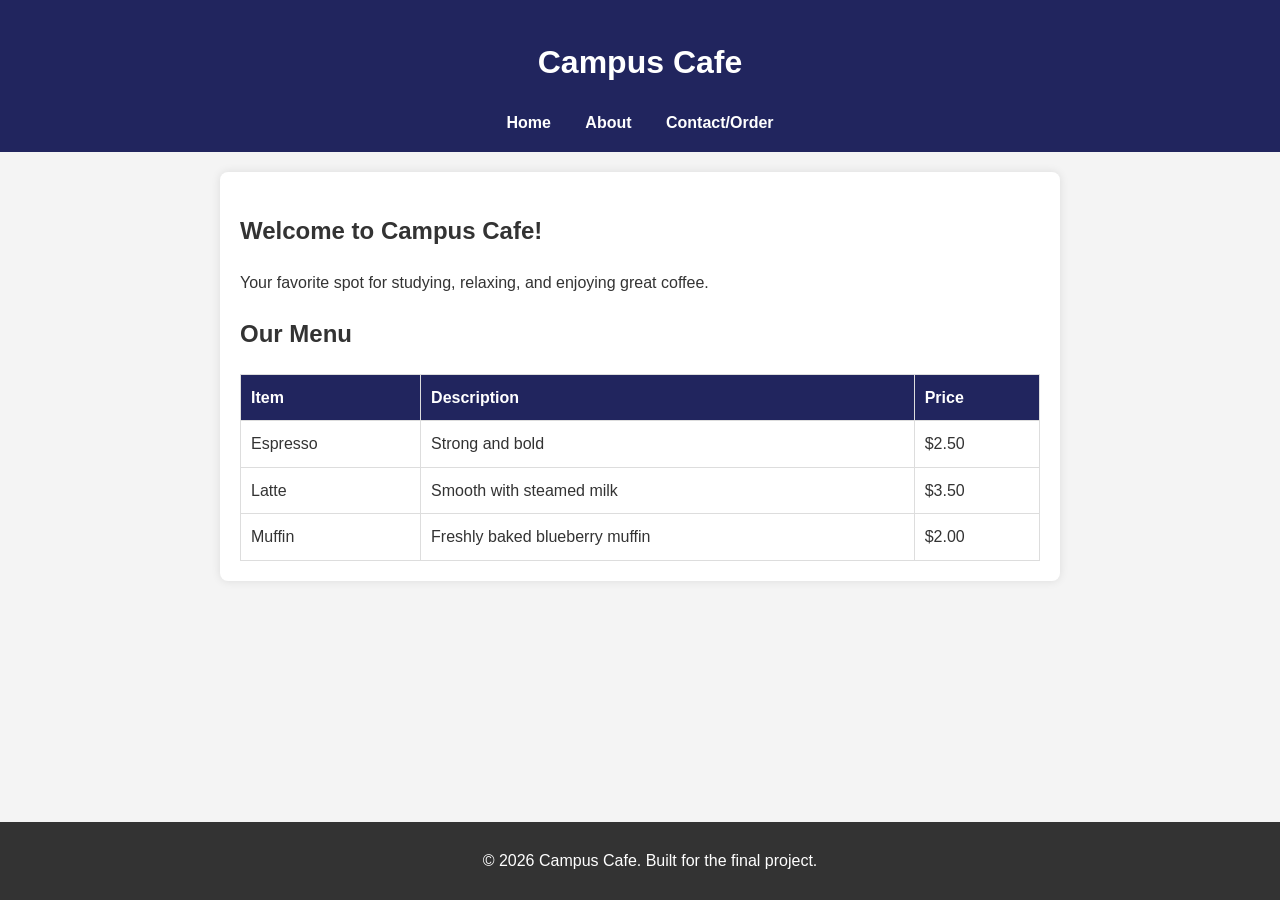
<file: Assignment(1)/index.html>
<!DOCTYPE html>
<html lang="en">
<head>
    <meta charset="UTF-8">
    <meta name="viewport" content="width=device-width, initial-scale=1.0">
    <title>Campus Cafe - Home</title>
    <link rel="stylesheet" href="css/style.css">
</head>
<body>
    <header>
        <h1>Campus Cafe</h1>
        <nav>
            <ul>
                <li><a href="index.html">Home</a></li>
                <li><a href="about.html">About</a></li>
                <li><a href="contact.html">Contact/Order</a></li>
            </ul>
        </nav>
    </header>

    <main>
        <section>
            <h2>Welcome to Campus Cafe!</h2>
            <p>Your favorite spot for studying, relaxing, and enjoying great coffee.</p>
        </section>

        <section>
            <h2>Our Menu</h2>
            <table>
                <thead>
                    <tr>
                        <th>Item</th>
                        <th>Description</th>
                        <th>Price</th>
                    </tr>
                </thead>
                <tbody>
                    <tr>
                        <td>Espresso</td>
                        <td>Strong and bold</td>
                        <td>$2.50</td>
                    </tr>
                    <tr>
                        <td>Latte</td>
                        <td>Smooth with steamed milk</td>
                        <td>$3.50</td>
                    </tr>
                    <tr>
                        <td>Muffin</td>
                        <td>Freshly baked blueberry muffin</td>
                        <td>$2.00</td>
                    </tr>
                </tbody>
            </table>
        </section>
    </main>

    <footer>
        <p>&copy; 2026 Campus Cafe. Built for the final project.</p>
    </footer>
</body>
</html>
</file>
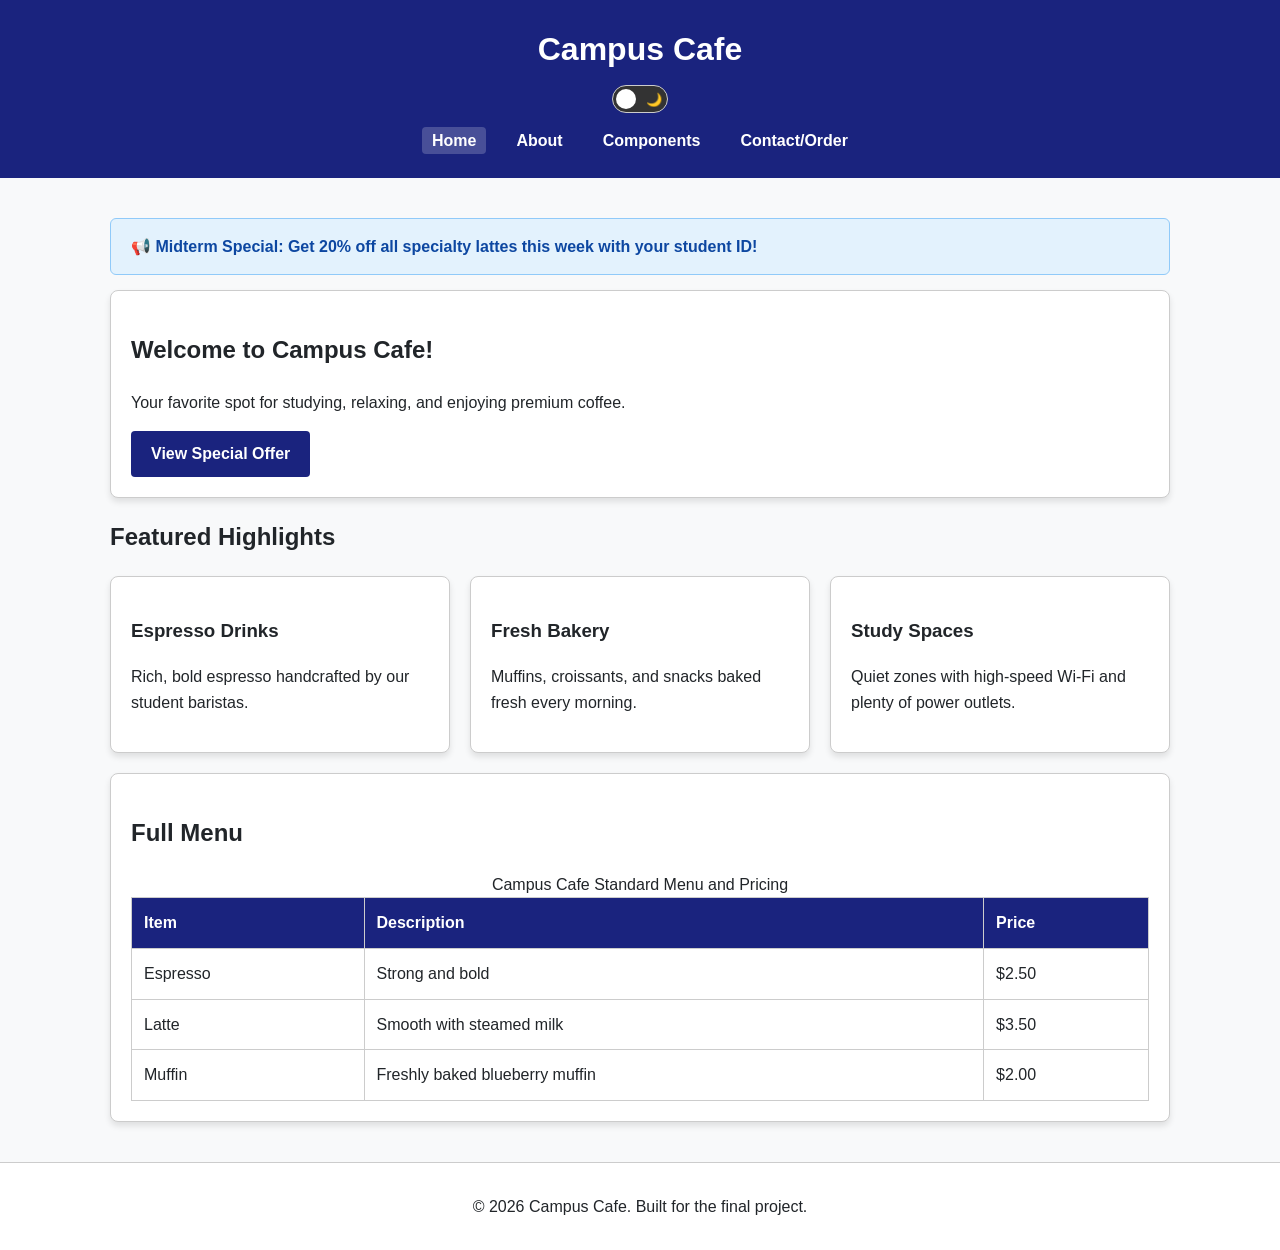
<file: Assignment(2)/index.html>
<!DOCTYPE html>
<html lang="en">
<head>
    <meta charset="UTF-8">
    <meta name="viewport" content="width=device-width, initial-scale=1.0">
    <meta name="description" content="Campus Cafe home page featuring coffee menu, student discounts, and announcements.">
    <title>Campus Cafe - Home</title>
    <link rel="stylesheet" href="css/style.css">
</head>
<body>
    <header>
        <h1>Campus Cafe</h1>
        
        <div class="theme-switch-wrapper">
            <input type="checkbox" id="theme-toggle" class="theme-toggle-input">
            <label for="theme-toggle" class="theme-toggle-label" aria-label="Toggle dark mode">
                <span class="icon-sun">☀️</span>
                <span class="icon-moon">🌙</span>
                <span class="toggle-ball"></span>
            </label>
        </div>

        <nav aria-label="Main Navigation">
            <ul>
                <li><a href="index.html" aria-current="page">Home</a></li>
                <li><a href="about.html">About</a></li>
                <li><a href="components.html">Components</a></li>
                <li><a href="contact.html">Contact/Order</a></li>
            </ul>
        </nav>
    </header>

    <main>
        <div class="alert" role="region" aria-label="Notice">
            📢 Midterm Special: Get 20% off all specialty lattes this week with your student ID!
        </div>

        <section class="card" style="margin-bottom: 20px;">
            <h2>Welcome to Campus Cafe!</h2>
            <p>Your favorite spot for studying, relaxing, and enjoying premium coffee.</p>
            <a href="#promo-modal" class="btn">View Special Offer</a>
        </section>

        <section aria-labelledby="menu-heading">
            <h2 id="menu-heading">Featured Highlights</h2>
            <div class="grid-container">
                <article class="card">
                    <h3>Espresso Drinks</h3>
                    <p>Rich, bold espresso handcrafted by our student baristas.</p>
                </article>
                <article class="card">
                    <h3>Fresh Bakery</h3>
                    <p>Muffins, croissants, and snacks baked fresh every morning.</p>
                </article>
                <article class="card">
                    <h3>Study Spaces</h3>
                    <p>Quiet zones with high-speed Wi-Fi and plenty of power outlets.</p>
                </article>
            </div>
        </section>

        <section class="card" style="margin-top: 20px;">
            <h2>Full Menu</h2>
            <table>
                <caption>Campus Cafe Standard Menu and Pricing</caption>
                <thead>
                    <tr>
                        <th scope="col">Item</th>
                        <th scope="col">Description</th>
                        <th scope="col">Price</th>
                    </tr>
                </thead>
                <tbody>
                    <tr>
                        <td>Espresso</td>
                        <td>Strong and bold</td>
                        <td>$2.50</td>
                    </tr>
                    <tr>
                        <td>Latte</td>
                        <td>Smooth with steamed milk</td>
                        <td>$3.50</td>
                    </tr>
                    <tr>
                        <td>Muffin</td>
                        <td>Freshly baked blueberry muffin</td>
                        <td>$2.00</td>
                    </tr>
                </tbody>
            </table>
        </section>

        <div id="promo-modal" class="modal-overlay" aria-labelledby="modal-title" role="dialog" aria-modal="true">
            <div class="modal-content">
                <a href="#" class="modal-close" aria-label="Close modal">&times;</a>
                <h3 id="modal-title">Special Student Promotion</h3>
                <p>Show your current student ID at checkout to receive 10% off any order over $5.00!</p>
                <a href="#" class="btn" style="margin-top: 10px;">Got It</a>
            </div>
        </div>
    </main>

    <footer>
        <p>&copy; 2026 Campus Cafe. Built for the final project.</p>
    </footer>
</body>
</html>
</file>
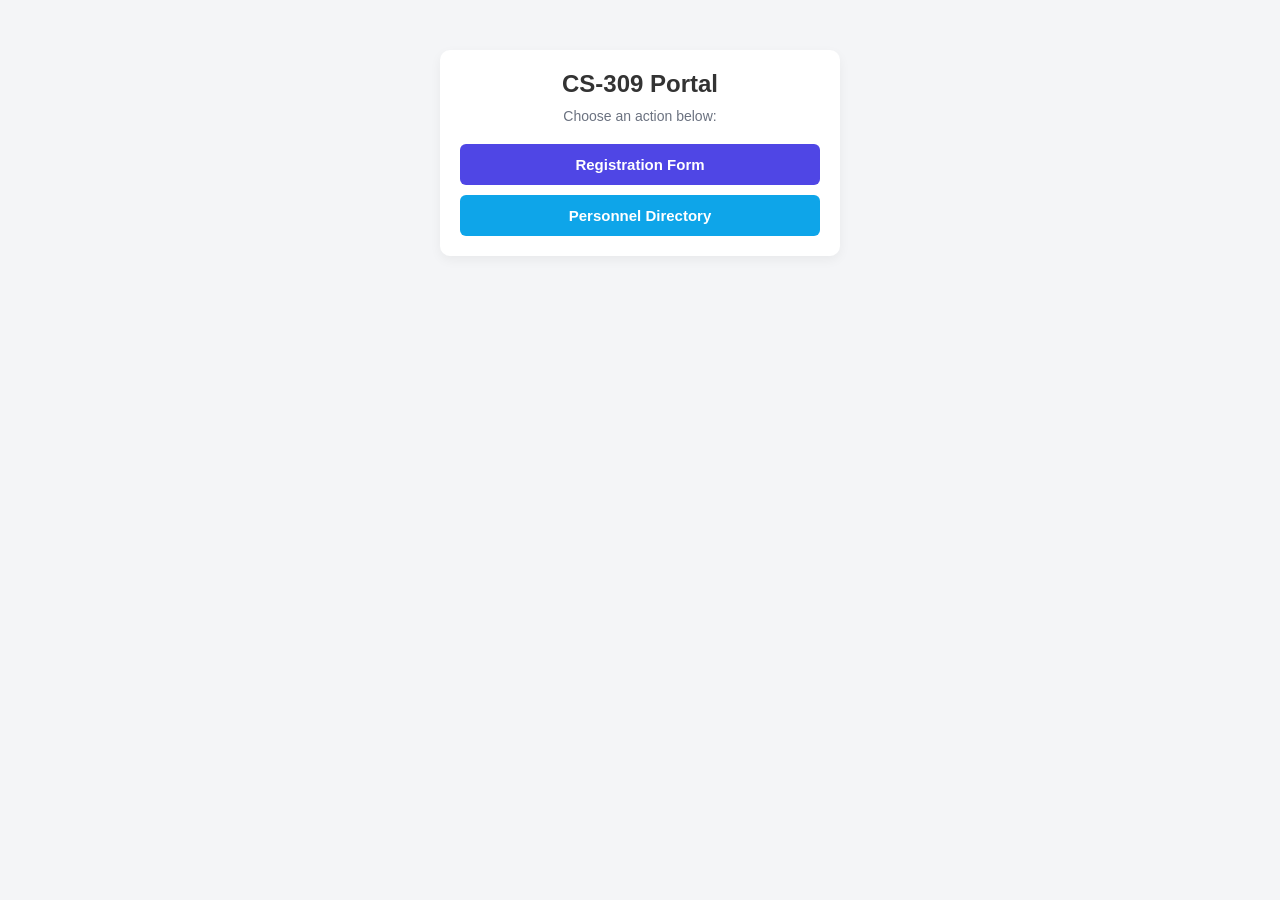
<file: Assignment(3)/index.html>
<!DOCTYPE html>
<html lang="en">
<head>
    <meta charset="UTF-8">
    <meta name="viewport" content="width=device-width, initial-scale=1.0">
    <title>CS-309 Assignment Portal</title>
    <link rel="stylesheet" href="css/style.css">
    <style>
        .portal-container {
            text-align: center;
            max-width: 400px;
            margin: 40px auto;
        }
        .portal-container h1 {
            margin-bottom: 10px;
            font-size: 24px;
        }
        .portal-container p {
            color: #6b7280;
            margin-bottom: 20px;
            font-size: 14px;
        }
        .link-group {
            display: flex;
            flex-direction: column;
            gap: 10px;
        }
        .portal-btn {
            display: block;
            padding: 12px;
            background-color: #4f46e5;
            color: white;
            text-decoration: none;
            border-radius: 6px;
            font-size: 15px;
            font-weight: 600;
        }
        .portal-btn.secondary {
            background-color: #0ea5e9;
        }
    </style>
</head>
<body>

<div class="wrapper portal-container">
    <h1>CS-309 Portal</h1>
    <p>Choose an action below:</p>
    
    <div class="link-group">
        <a href="validation.html" class="portal-btn">Registration Form</a>
        <a href="data.html" class="portal-btn secondary">Personnel Directory</a>
    </div>
</div>

</body>
</html>
</file>
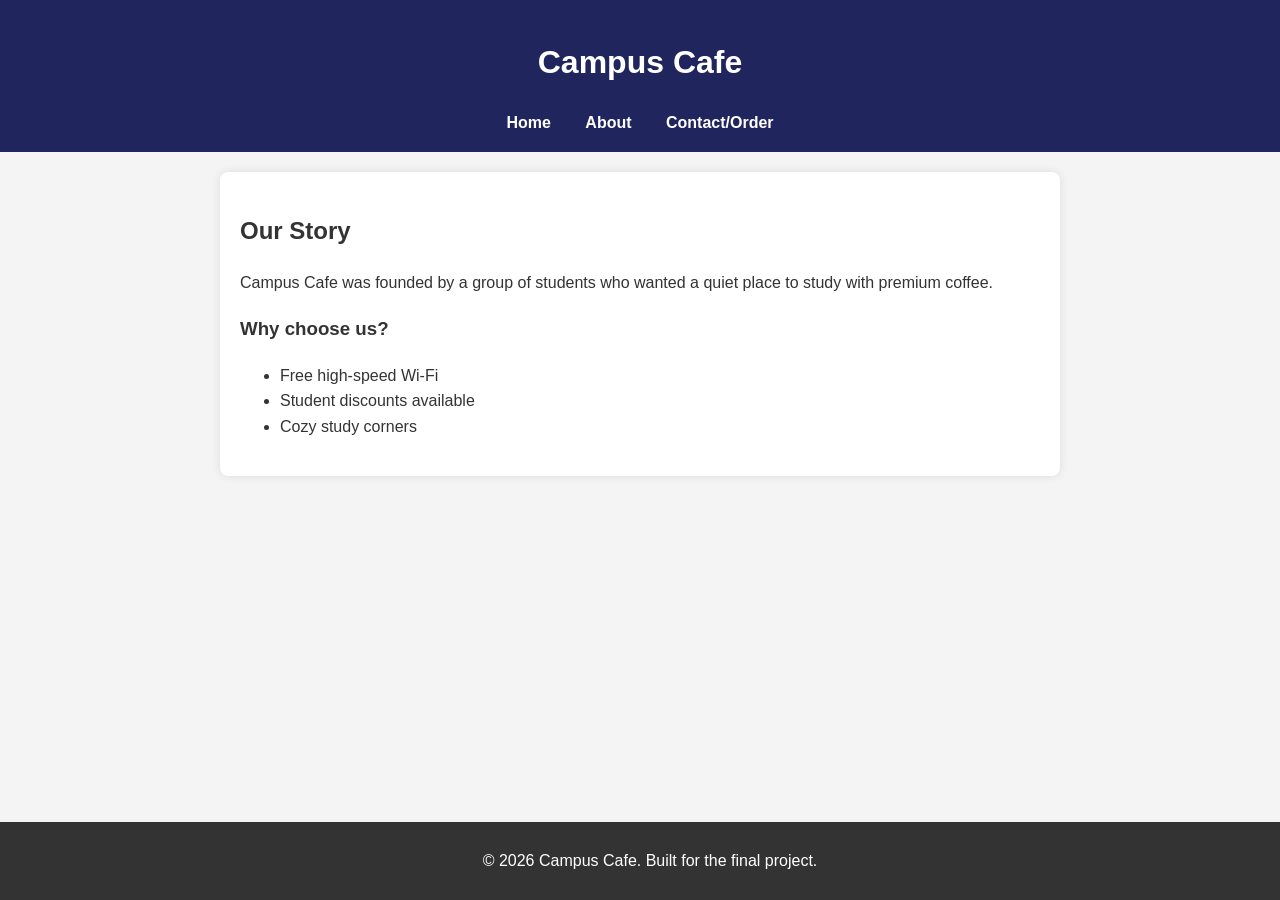
<file: Assignment(1)/about.html>
<!DOCTYPE html>
<html lang="en">
<head>
    <meta charset="UTF-8">
    <meta name="viewport" content="width=device-width, initial-scale=1.0">
    <title>Campus Cafe - About</title>
    <link rel="stylesheet" href="css/style.css">
</head>
<body>
    <header>
        <h1>Campus Cafe</h1>
        <nav>
            <ul>
                <li><a href="index.html">Home</a></li>
                <li><a href="about.html">About</a></li>
                <li><a href="contact.html">Contact/Order</a></li>
            </ul>
        </nav>
    </header>

    <main>
        <article>
            <h2>Our Story</h2>
            <p>Campus Cafe was founded by a group of students who wanted a quiet place to study with premium coffee.</p>
            
            <h3>Why choose us?</h3>
            <ul>
                <li>Free high-speed Wi-Fi</li>
                <li>Student discounts available</li>
                <li>Cozy study corners</li>
            </ul>
        </article>
    </main>

    <footer>
        <p>&copy; 2026 Campus Cafe. Built for the final project.</p>
    </footer>
</body>
</html>
</file>
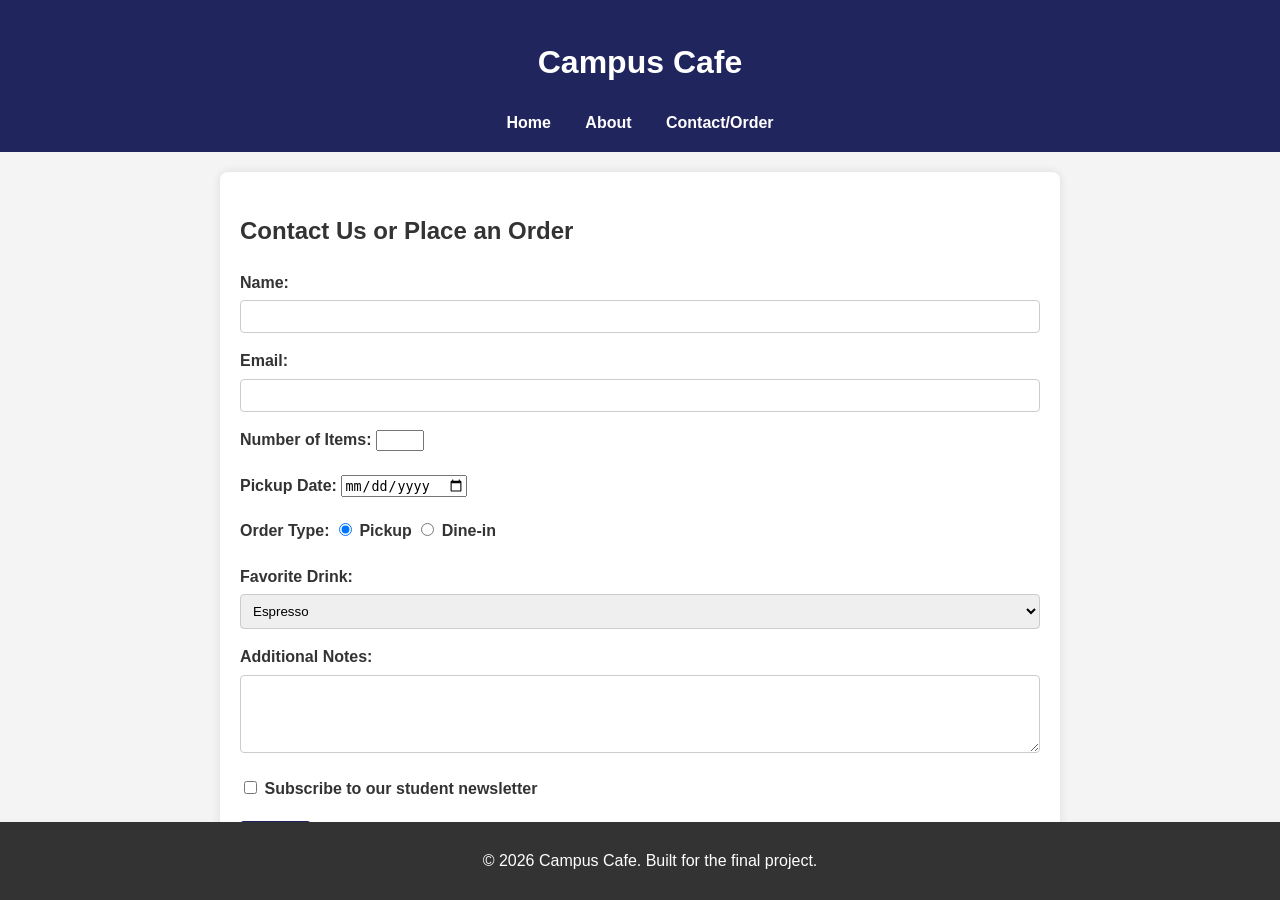
<file: Assignment(1)/contact.html>
<!DOCTYPE html>
<html lang="en">
<head>
    <meta charset="UTF-8">
    <meta name="viewport" content="width=device-width, initial-scale=1.0">
    <title>Campus Cafe - Contact</title>
    <link rel="stylesheet" href="css/style.css"> 
</head>
<body>
    <header>
        <h1>Campus Cafe</h1>
        <nav>
            <ul>
                <li><a href="index.html">Home</a></li>
                <li><a href="about.html">About</a></li>
                <li><a href="contact.html">Contact/Order</a></li>
            </ul>
        </nav>
    </header>

    <main>
        <section>
            <h2>Contact Us or Place an Order</h2>
            <form action="#" method="POST">

                <div>
                    <label for="name">Name:</label>
                    <input type="text" id="name" name="name" required>
                </div>

                <div>
                    <label for="email">Email:</label>
                    <input type="email" id="email" name="email" required>
                </div>

                <div>
                    <label for="quantity">Number of Items:</label>
                    <input type="number" id="quantity" name="quantity" min="1" max="20">
                </div>


                <div>
                    <label for="pickup_date">Pickup Date:</label>
                    <input type="date" id="pickup_date" name="pickup_date">
                </div>
                
                <div>
                    <label>Order Type:</label>
                    <input type="radio" id="pickup" name="orderType" value="pickup" checked>
                    <label for="pickup">Pickup</label>
                    <input type="radio" id="dinein" name="orderType" value="dinein">
                    <label for="dinein">Dine-in</label>
                </div>

                <div>
                    <label for="drink">Favorite Drink:</label>
                    <select id="drink" name="drink">
                        <option value="espresso">Espresso</option>
                        <option value="latte">Latte</option>
                        <option value="tea">Tea</option>
                    </select>
                </div>

                <div>
                    <label for="message">Additional Notes:</label><br>
                    <textarea id="message" name="message" rows="4" cols="30"></textarea>
                </div>

                <div>
                    <input type="checkbox" id="newsletter" name="newsletter">
                    <label for="newsletter">Subscribe to our student newsletter</label>
                </div>

                <button type="submit">Submit</button>
            </form>
        </section>
    </main>

    <footer>
        <p>&copy; 2026 Campus Cafe. Built for the final project.</p>
    </footer>
</body>
</html>
</file>
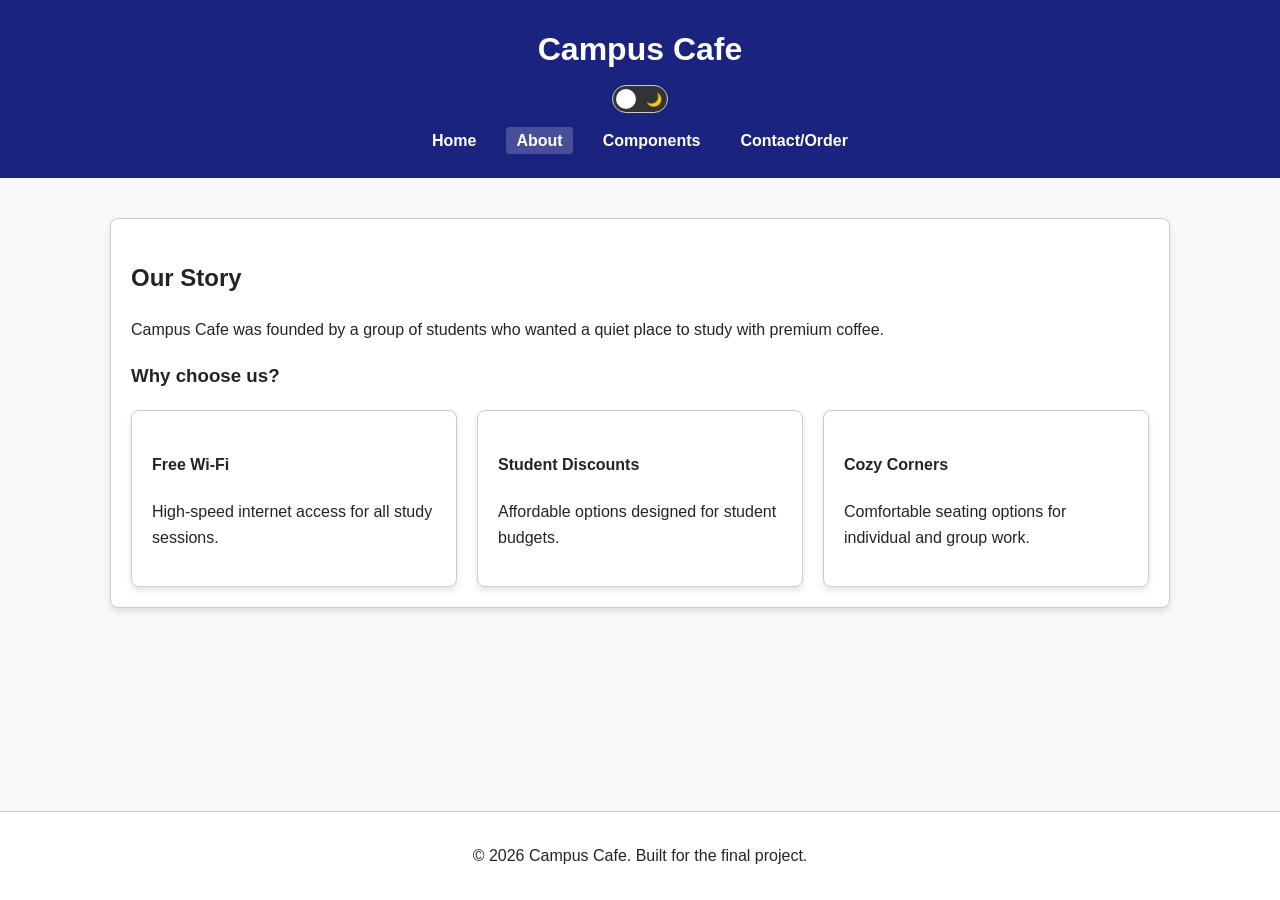
<file: Assignment(2)/about.html>
<!DOCTYPE html>
<html lang="en">
<head>
    <meta charset="UTF-8">
    <meta name="viewport" content="width=device-width, initial-scale=1.0">
    <meta name="description" content="Learn about Campus Cafe's story and amenities.">
    <title>Campus Cafe - About</title>
    <link rel="stylesheet" href="css/style.css">
</head>
<body>
    <header>
        <h1>Campus Cafe</h1>
        
        <div class="theme-switch-wrapper">
            <input type="checkbox" id="theme-toggle" class="theme-toggle-input">
            <label for="theme-toggle" class="theme-toggle-label" aria-label="Toggle dark mode">
                <span class="icon-sun">☀️</span>
                <span class="icon-moon">🌙</span>
                <span class="toggle-ball"></span>
            </label>
        </div>

        <nav aria-label="Main Navigation">
            <ul>
                <li><a href="index.html">Home</a></li>
                <li><a href="about.html" aria-current="page">About</a></li>
                <li><a href="components.html">Components</a></li>
                <li><a href="contact.html">Contact/Order</a></li>
            </ul>
        </nav>
    </header>

    <main>
        <article class="card">
            <h2>Our Story</h2>
            <p>Campus Cafe was founded by a group of students who wanted a quiet place to study with premium coffee.</p>
            
            <h3>Why choose us?</h3>
            <div class="grid-container">
                <div class="card">
                    <h4>Free Wi-Fi</h4>
                    <p>High-speed internet access for all study sessions.</p>
                </div>
                <div class="card">
                    <h4>Student Discounts</h4>
                    <p>Affordable options designed for student budgets.</p>
                </div>
                <div class="card">
                    <h4>Cozy Corners</h4>
                    <p>Comfortable seating options for individual and group work.</p>
                </div>
            </div>
        </article>
    </main>

    <footer>
        <p>&copy; 2026 Campus Cafe. Built for the final project.</p>
    </footer>
</body>
</html>
</file>
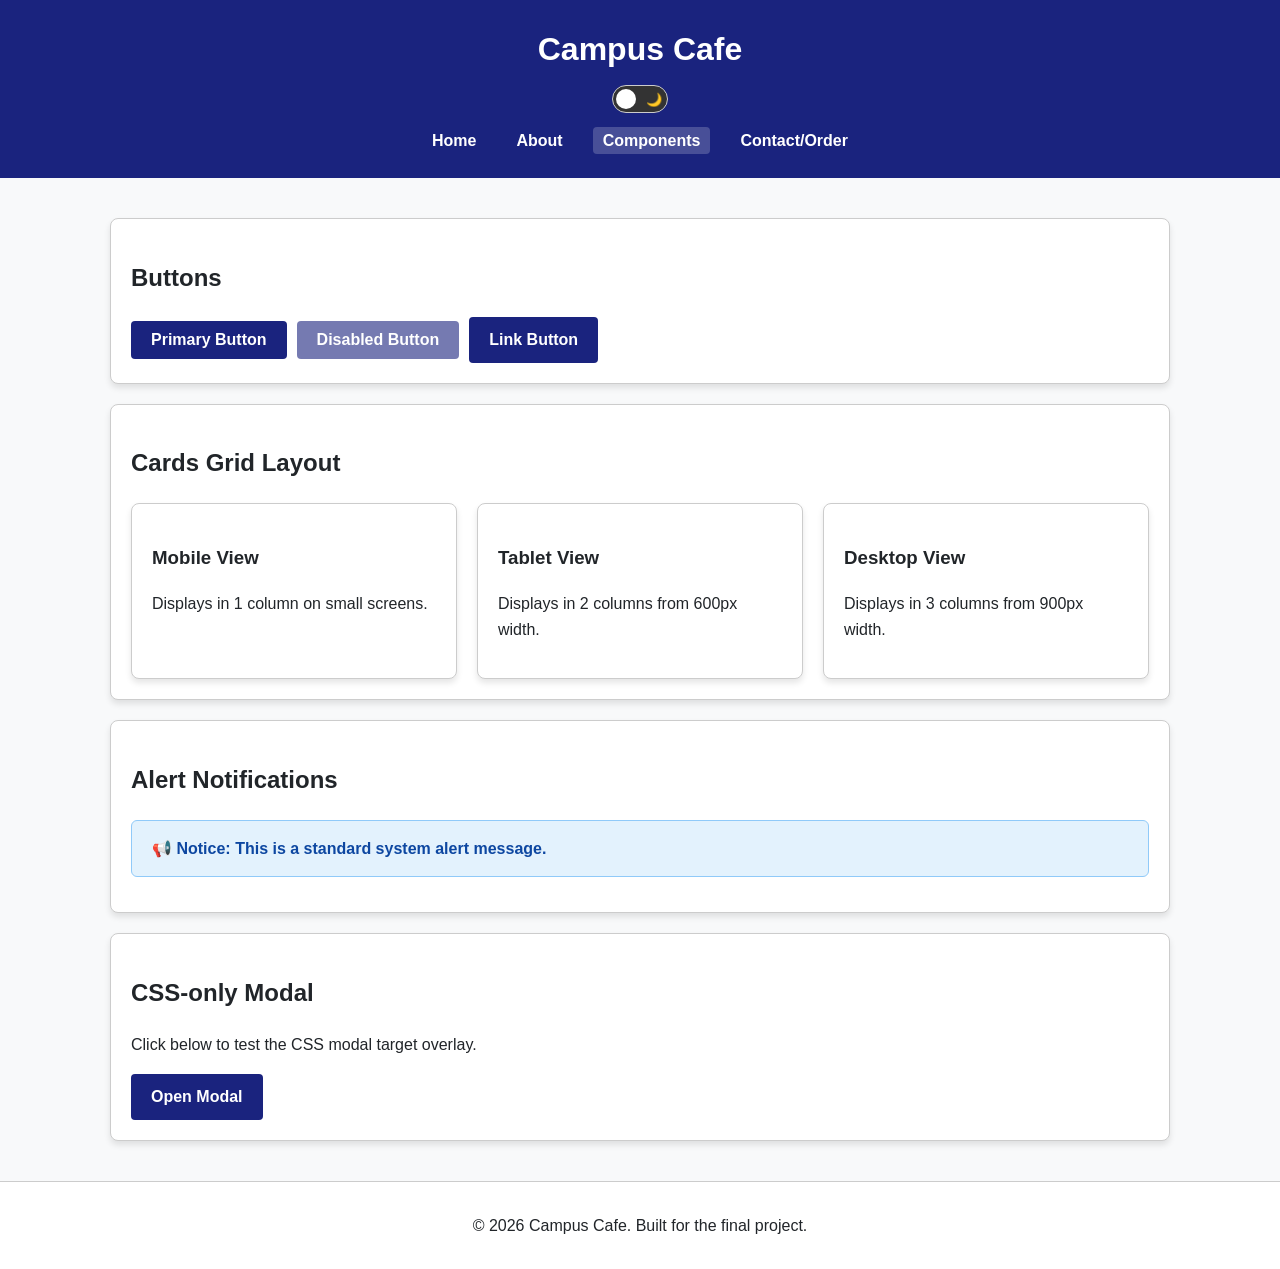
<file: Assignment(2)/components.html>
<!DOCTYPE html>
<html lang="en">
<head>
    <meta charset="UTF-8">
    <meta name="viewport" content="width=device-width, initial-scale=1.0">
    <meta name="description" content="Campus Cafe UI component library featuring buttons, cards, alerts, and a modal.">
    <title>Campus Cafe - Components</title>
    <link rel="stylesheet" href="css/style.css">
</head>
<body>
    <header>
        <h1>Campus Cafe</h1>
        
        <div class="theme-switch-wrapper">
            <input type="checkbox" id="theme-toggle" class="theme-toggle-input">
            <label for="theme-toggle" class="theme-toggle-label" aria-label="Toggle dark mode">
                <span class="icon-sun">☀️</span>
                <span class="icon-moon">🌙</span>
                <span class="toggle-ball"></span>
            </label>
        </div>

        <nav aria-label="Main Navigation">
            <ul>
                <li><a href="index.html">Home</a></li>
                <li><a href="about.html">About</a></li>
                <li><a href="components.html" aria-current="page">Components</a></li>
                <li><a href="contact.html">Contact/Order</a></li>
            </ul>
        </nav>
    </header>

    <main>
        <section class="card" aria-labelledby="buttons-title" style="margin-bottom: 20px;">
            <h2 id="buttons-title">Buttons</h2>
            <div style="display: flex; gap: 10px; flex-wrap: wrap; align-items: center;">
                <button type="button" class="btn">Primary Button</button>
                <button type="button" class="btn" style="opacity: 0.6; cursor: not-allowed;" disabled>Disabled Button</button>
                <a class="btn" href="#buttons-title">Link Button</a>
            </div>
        </section>

        <section class="card" aria-labelledby="cards-title" style="margin-bottom: 20px;">
            <h2 id="cards-title">Cards Grid Layout</h2>
            <div class="grid-container">
                <article class="card">
                    <h3>Mobile View</h3>
                    <p>Displays in 1 column on small screens.</p>
                </article>
                <article class="card">
                    <h3>Tablet View</h3>
                    <p>Displays in 2 columns from 600px width.</p>
                </article>
                <article class="card">
                    <h3>Desktop View</h3>
                    <p>Displays in 3 columns from 900px width.</p>
                </article>
            </div>
        </section>

        <section class="card" aria-labelledby="alert-title" style="margin-bottom: 20px;">
            <h2 id="alert-title">Alert Notifications</h2>
            <div class="alert" role="status">
                📢 <strong>Notice:</strong> This is a standard system alert message.
            </div>
        </section>

        <section class="card" aria-labelledby="modal-demo-title">
            <h2 id="modal-demo-title">CSS-only Modal</h2>
            <p>Click below to test the CSS modal target overlay.</p>
            <a href="#demo-modal" class="btn">Open Modal</a>

            <div id="demo-modal" class="modal-overlay" aria-labelledby="modal-title" role="dialog" aria-modal="true">
                <div class="modal-content">
                    <a href="#" class="modal-close" aria-label="Close modal">&times;</a>
                    <h3 id="modal-title">CSS Modal Title</h3>
                    <p>This modal operates purely via CSS anchor tags without JavaScript.</p>
                    <a href="#" class="btn" style="margin-top: 10px;">Close Window</a>
                </div>
            </div>
        </section>
    </main>

    <footer>
        <p>&copy; 2026 Campus Cafe. Built for the final project.</p>
    </footer>
</body>
</html>
</file>
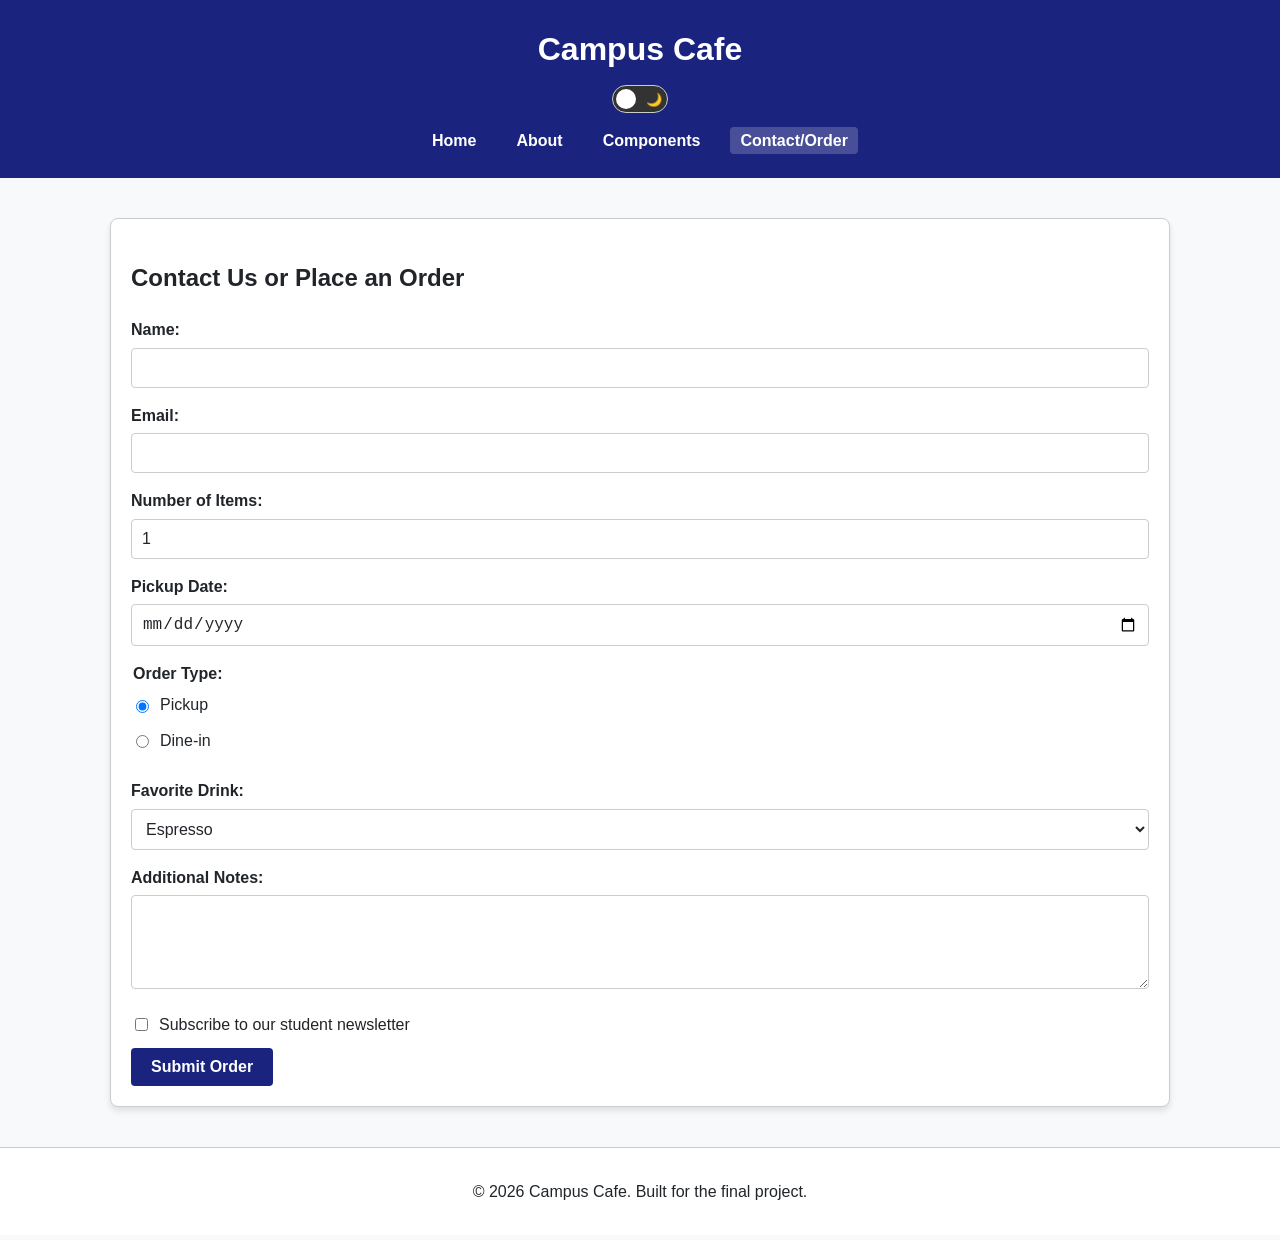
<file: Assignment(2)/contact.html>
<!DOCTYPE html>
<html lang="en">
<head>
    <meta charset="UTF-8">
    <meta name="viewport" content="width=device-width, initial-scale=1.0">
    <meta name="description" content="Contact Campus Cafe or place an online coffee order.">
    <title>Campus Cafe - Contact</title>
    <link rel="stylesheet" href="css/style.css">
</head>
<body>
    <header>
        <h1>Campus Cafe</h1>
        
        <div class="theme-switch-wrapper">
            <input type="checkbox" id="theme-toggle" class="theme-toggle-input">
            <label for="theme-toggle" class="theme-toggle-label" aria-label="Toggle dark mode">
                <span class="icon-sun">☀️</span>
                <span class="icon-moon">🌙</span>
                <span class="toggle-ball"></span>
            </label>
        </div>

        <nav aria-label="Main Navigation">
            <ul>
                <li><a href="index.html">Home</a></li>
                <li><a href="about.html">About</a></li>
                <li><a href="components.html">Components</a></li>
                <li><a href="contact.html" aria-current="page">Contact/Order</a></li>
            </ul>
        </nav>
    </header>

    <main>
        <section class="card">
            <h2>Contact Us or Place an Order</h2>
            
            <form action="#" method="POST">
                <div class="form-group">
                    <label for="name">Name:</label>
                    <input type="text" id="name" name="name" required>
                </div>

                <div class="form-group">
                    <label for="email">Email:</label>
                    <input type="email" id="email" name="email" required>
                </div>

                <div class="form-group">
                    <label for="quantity">Number of Items:</label>
                    <input type="number" id="quantity" name="quantity" min="1" max="20" value="1">
                </div>

                <div class="form-group">
                    <label for="pickup_date">Pickup Date:</label>
                    <input type="date" id="pickup_date" name="pickup_date">
                </div>
                
                <fieldset class="form-group" style="border: none; padding: 0; margin: 0 0 15px 0;">
                    <legend style="font-weight: bold; margin-bottom: 5px;">Order Type:</legend>
                    <div class="radio-group">
                        <input type="radio" id="pickup" name="orderType" value="pickup" checked>
                        <label for="pickup">Pickup</label>
                    </div>
                    <div class="radio-group">
                        <input type="radio" id="dinein" name="orderType" value="dinein">
                        <label for="dinein">Dine-in</label>
                    </div>
                </fieldset>

                <div class="form-group">
                    <label for="drink">Favorite Drink:</label>
                    <select id="drink" name="drink">
                        <option value="espresso">Espresso</option>
                        <option value="latte">Latte</option>
                        <option value="tea">Tea</option>
                    </select>
                </div>

                <div class="form-group">
                    <label for="message">Additional Notes:</label>
                    <textarea id="message" name="message" rows="4"></textarea>
                </div>

                <div class="checkbox-group">
                    <input type="checkbox" id="newsletter" name="newsletter">
                    <label for="newsletter">Subscribe to our student newsletter</label>
                </div>

                <button type="submit" class="btn">Submit Order</button>
            </form>
        </section>
    </main>

    <footer>
        <p>&copy; 2026 Campus Cafe. Built for the final project.</p>
    </footer>
</body>
</html>
</file>
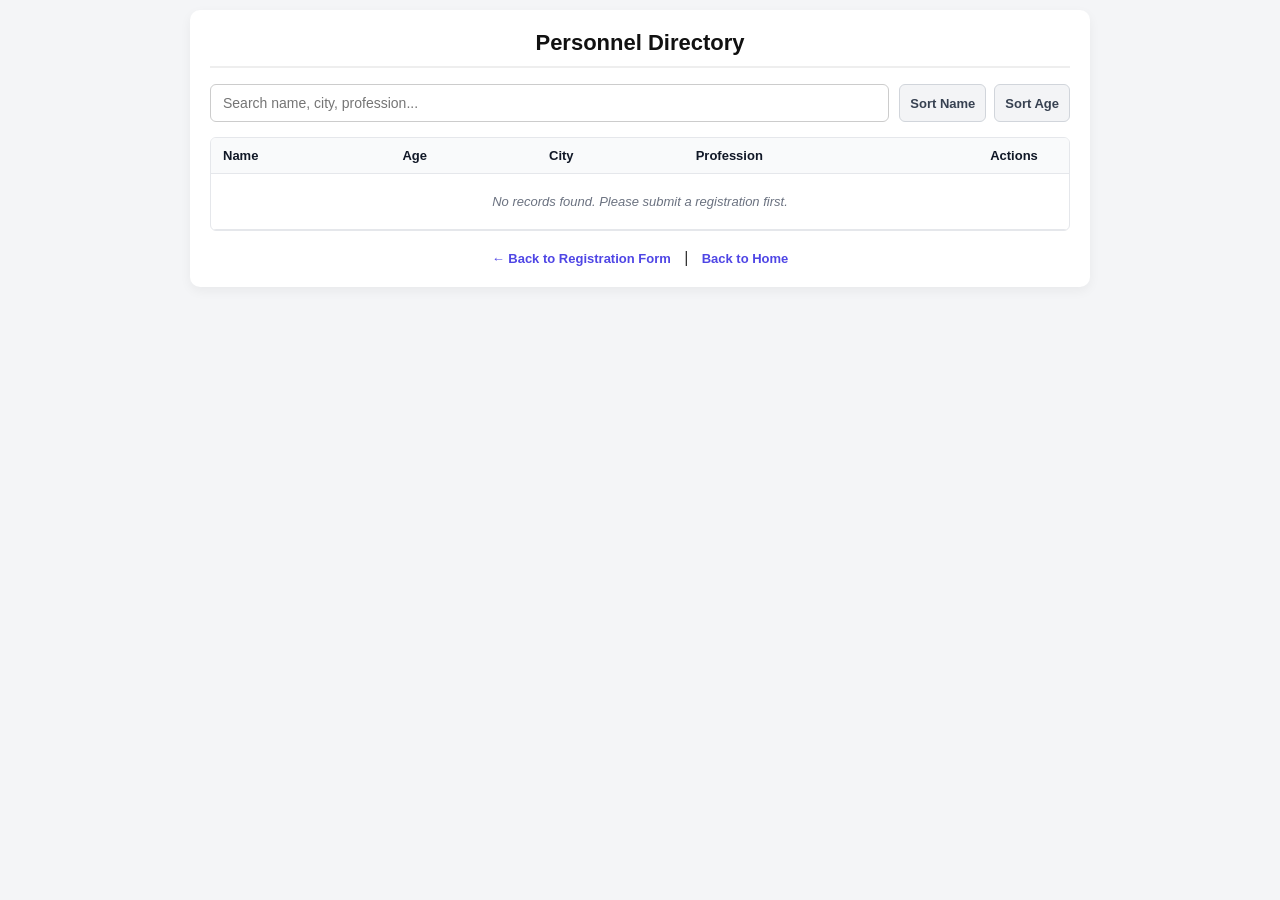
<file: Assignment(3)/data.html>
<!DOCTYPE html>
<html lang="en">
<head>
    <meta charset="UTF-8">
    <meta name="viewport" content="width=device-width, initial-scale=1.0">
    <title>Personnel Directory</title>
    <link rel="stylesheet" href="css/style.css">
</head>
<body>

<div class="wrapper">
    <h2>Personnel Directory</h2>

    <div class="table-controls">
        <input type="text" id="searchInput" placeholder="Search name, city, profession...">
        <div class="sort-group">
            <button id="sortNameBtn" class="btn-sort">Sort Name</button>
            <button id="sortAgeBtn" class="btn-sort">Sort Age</button>
        </div>
    </div>

    <!-- Scrollable container -->
    <div class="table-responsive">
        <table>
            <thead>
                <tr>
                    <th>Name</th>
                    <th>Age</th>
                    <th>City</th>
                    <th>Profession</th>
                    <th style="width: 110px; text-align: center;">Actions</th>
                </tr>
            </thead>
            <tbody id="tableBody">
                <!-- Dynamic rows -->
            </tbody>
        </table>
    </div>

    <div class="nav-link">
        <a href="validation.html">&larr; Back to Registration Form</a>
        &nbsp;&nbsp;|&nbsp;&nbsp;
        <a href="index.html">Back to Home</a>
    </div>
</div>

<script>
    let rawData = JSON.parse(localStorage.getItem('personnelData')) || [];
    const legacyNames = ["Alexander Wright", "Victoria Sterling", "Liam O'Connor", "Sophia Martinez", "Hiroshi Tanaka"];
    let personnelData = rawData.filter(item => !legacyNames.includes(item.name));
    
    localStorage.setItem('personnelData', JSON.stringify(personnelData));

    let currentData = [...personnelData];
    let sortNameAsc = true;
    let sortAgeAsc = true;

    const tableBody = document.getElementById('tableBody');
    const searchInput = document.getElementById('searchInput');
    const sortNameBtn = document.getElementById('sortNameBtn');
    const sortAgeBtn = document.getElementById('sortAgeBtn');

    function renderTable(data) {
        tableBody.innerHTML = '';
        if (data.length === 0) {
            tableBody.innerHTML = '<tr><td colspan="5" class="no-results">No records found. Please submit a registration first.</td></tr>';
            return;
        }

        data.forEach((person, index) => {
            const originalIndex = personnelData.indexOf(person);
            const row = document.createElement('tr');
            row.innerHTML = `
                <td><strong>${person.name}</strong></td>
                <td>${person.age}</td>
                <td>${person.city}</td>
                <td>${person.profession}</td>
                <td class="action-cell">
                    <button class="btn-action btn-edit" onclick="editRecord(${originalIndex})">Edit</button>
                    <button class="btn-action btn-delete" onclick="deleteRecord(${originalIndex})">Delete</button>
                </td>
            `;
            tableBody.appendChild(row);
        });
    }

    window.deleteRecord = function(index) {
        if (confirm("Are you sure you want to delete this profile?")) {
            personnelData.splice(index, 1);
            localStorage.setItem('personnelData', JSON.stringify(personnelData));
            currentData = [...personnelData];
            renderTable(currentData);
        }
    };

    window.editRecord = function(index) {
        const person = personnelData[index];
        const newName = prompt("Edit Full Name:", person.name);
        if (newName === null) return;

        const newAge = prompt("Edit Age:", person.age);
        if (newAge === null) return;

        const newCity = prompt("Edit City:", person.city);
        if (newCity === null) return;

        const newProfession = prompt("Edit Profession:", person.profession);
        if (newProfession === null) return;

        if (newName.trim() === '' || newAge.trim() === '' || newCity.trim() === '' || newProfession.trim() === '') {
            alert("All fields are required!");
            return;
        }

        personnelData[index] = {
            name: newName.trim(),
            age: Number(newAge.trim()),
            city: newCity.trim(),
            profession: newProfession.trim()
        };

        localStorage.setItem('personnelData', JSON.stringify(personnelData));
        currentData = [...personnelData];
        renderTable(currentData);
    };

    searchInput.addEventListener('input', function() {
        const query = searchInput.value.toLowerCase().trim();
        currentData = personnelData.filter(person => 
            person.name.toLowerCase().includes(query) ||
            person.city.toLowerCase().includes(query) ||
            person.profession.toLowerCase().includes(query) ||
            person.age.toString().includes(query)
        );
        renderTable(currentData);
    });

    sortNameBtn.addEventListener('click', function() {
        currentData.sort((a, b) => {
            return sortNameAsc ? a.name.localeCompare(b.name) : b.name.localeCompare(a.name);
        });
        sortNameAsc = !sortNameAsc;
        sortNameBtn.textContent = sortNameAsc ? 'Sort Name (A-Z)' : 'Sort Name (Z-A)';
        renderTable(currentData);
    });

    sortAgeBtn.addEventListener('click', function() {
        currentData.sort((a, b) => {
            return sortAgeAsc ? a.age - b.age : b.age - a.age;
        });
        sortAgeAsc = !sortAgeAsc;
        sortAgeBtn.textContent = sortAgeAsc ? 'Sort Age (Low-High)' : 'Sort Age (High-Low)';
        renderTable(currentData);
    });

    renderTable(personnelData);
</script>

</body>
</html>
</file>
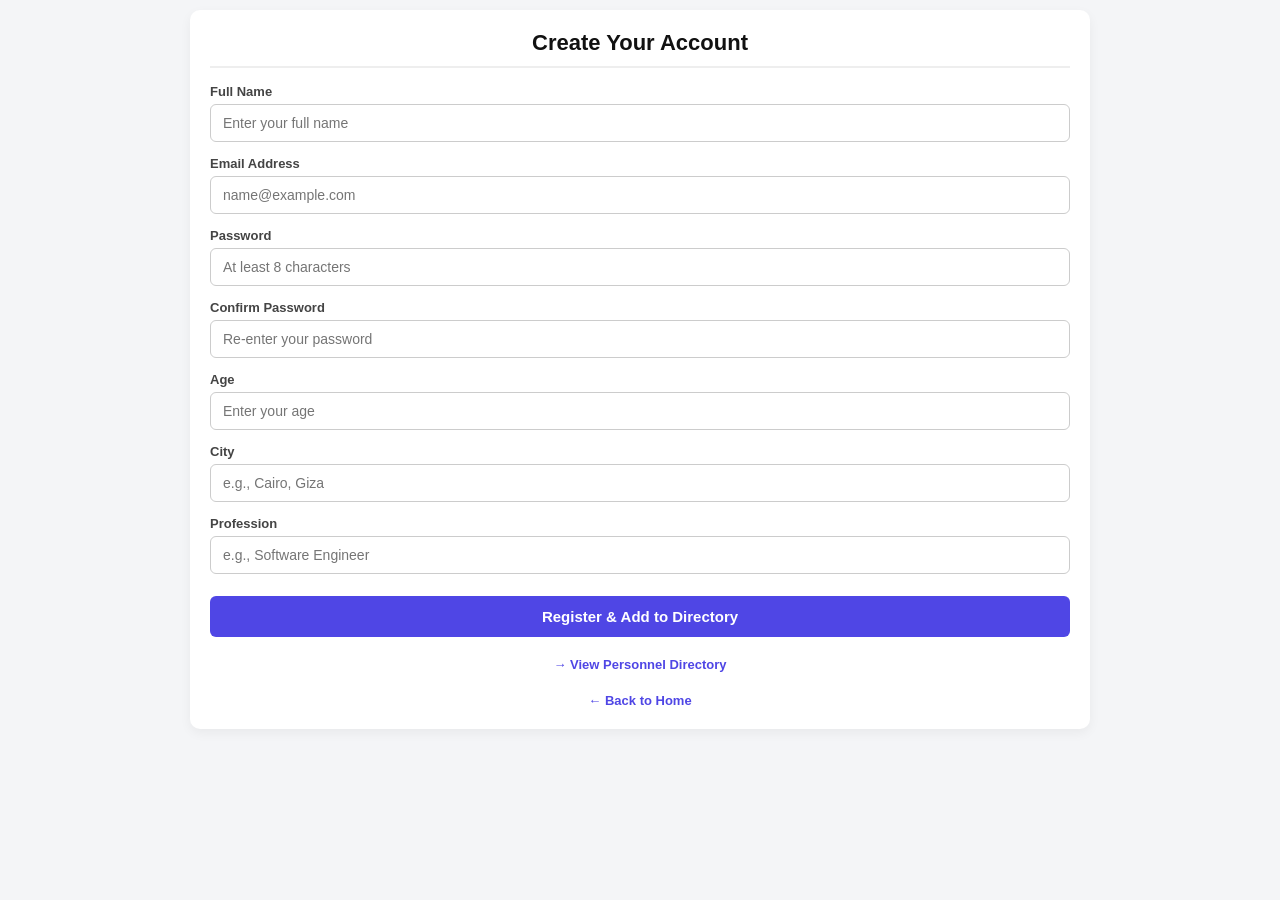
<file: Assignment(3)/validation.html>
<!DOCTYPE html>
<html lang="en">
<head>
    <meta charset="UTF-8">
    <meta name="viewport" content="width=device-width, initial-scale=1.0">
    <title>User Registration & Validation</title>
    <link rel="stylesheet" href="css/style.css">
</head>
<body>

<div class="wrapper">
    <h2>Create Your Account</h2>
    <form id="registrationForm" novalidate>
        
        <div class="form-group">
            <label for="name">Full Name</label>
            <input type="text" id="name" name="name" placeholder="Enter your full name">
            <span id="nameError" class="error-message"></span>
        </div>

        <div class="form-group">
            <label for="email">Email Address</label>
            <input type="email" id="email" name="email" placeholder="name@example.com">
            <span id="emailError" class="error-message"></span>
        </div>

        <div class="form-group">
            <label for="password">Password</label>
            <input type="password" id="password" name="password" placeholder="At least 8 characters">
            <span id="passwordError" class="error-message"></span>
        </div>

        <div class="form-group">
            <label for="confirmPassword">Confirm Password</label>
            <input type="password" id="confirmPassword" name="confirmPassword" placeholder="Re-enter your password">
            <span id="confirmPasswordError" class="error-message"></span>
        </div>

        <div class="form-group">
            <label for="age">Age</label>
            <input type="number" id="age" name="age" placeholder="Enter your age">
            <span id="ageError" class="error-message"></span>
        </div>

        <div class="form-group">
            <label for="city">City</label>
            <input type="text" id="city" name="city" placeholder="e.g., Cairo, Giza">
            <span id="cityError" class="error-message"></span>
        </div>

        <div class="form-group">
            <label for="profession">Profession</label>
            <input type="text" id="profession" name="profession" placeholder="e.g., Software Engineer">
            <span id="professionError" class="error-message"></span>
        </div>

        <button type="submit" class="btn-submit">Register & Add to Directory</button>
        <div id="successMessage" class="success-banner">Registration successful! Added to directory.</div>
    </form>

    <div class="nav-link">
        <a href="data.html">&rarr; View Personnel Directory</a>
        <br><br>
        <a href="index.html">&larr; Back to Home</a>
    </div>
</div>

<script>
    const form = document.getElementById('registrationForm');
    const nameInput = document.getElementById('name');
    const emailInput = document.getElementById('email');
    const passwordInput = document.getElementById('password');
    const confirmPasswordInput = document.getElementById('confirmPassword');
    const ageInput = document.getElementById('age');
    const cityInput = document.getElementById('city');
    const professionInput = document.getElementById('profession');

    const nameError = document.getElementById('nameError');
    const emailError = document.getElementById('emailError');
    const passwordError = document.getElementById('passwordError');
    const confirmPasswordError = document.getElementById('confirmPasswordError');
    const ageError = document.getElementById('ageError');
    const cityError = document.getElementById('cityError');
    const professionError = document.getElementById('professionError');
    const successMessage = document.getElementById('successMessage');

    nameInput.addEventListener('input', validateName);
    emailInput.addEventListener('input', validateEmail);
    passwordInput.addEventListener('input', validatePassword);
    confirmPasswordInput.addEventListener('input', validateConfirmPassword);
    ageInput.addEventListener('input', validateAge);
    cityInput.addEventListener('input', validateCity);
    professionInput.addEventListener('input', validateProfession);

    function validateName() {
        if (nameInput.value.trim() === '') {
            nameError.textContent = 'Full name is required.';
            return false;
        } else if (nameInput.value.trim().length < 3) {
            nameError.textContent = 'Name must be at least 3 characters long.';
            return false;
        } else {
            nameError.textContent = '';
            return true;
        }
    }

    function validateEmail() {
        const emailRegex = /^[^\s@]+@[^\s@]+\.[^\s@]+$/;
        if (emailInput.value.trim() === '') {
            emailError.textContent = 'Email address is required.';
            return false;
        } else if (!emailRegex.test(emailInput.value.trim())) {
            emailError.textContent = 'Please enter a valid email address.';
            return false;
        } else {
            emailError.textContent = '';
            return true;
        }
    }

    function validatePassword() {
        if (passwordInput.value === '') {
            passwordError.textContent = 'Password is required.';
            return false;
        } else if (passwordInput.value.length < 8) {
            passwordError.textContent = 'Password must be at least 8 characters long.';
            return false;
        } else {
            passwordError.textContent = '';
            return true;
        }
    }

    function validateConfirmPassword() {
        if (confirmPasswordInput.value === '') {
            confirmPasswordError.textContent = 'Please confirm your password.';
            return false;
        } else if (confirmPasswordInput.value !== passwordInput.value) {
            confirmPasswordError.textContent = 'Passwords do not match.';
            return false;
        } else {
            confirmPasswordError.textContent = '';
            return true;
        }
    }

    function validateAge() {
        const ageVal = Number(ageInput.value);
        if (ageInput.value.trim() === '') {
            ageError.textContent = 'Age is required.';
            return false;
        } else if (isNaN(ageVal) || ageVal < 18 || ageVal > 100) {
            ageError.textContent = 'Please enter a valid age between 18 and 100.';
            return false;
        } else {
            ageError.textContent = '';
            return true;
        }
    }

    function validateCity() {
        if (cityInput.value.trim() === '') {
            cityError.textContent = 'City is required.';
            return false;
        } else {
            cityError.textContent = '';
            return true;
        }
    }

    function validateProfession() {
        if (professionInput.value.trim() === '') {
            professionError.textContent = 'Profession is required.';
            return false;
        } else {
            professionError.textContent = '';
            return true;
        }
    }

    form.addEventListener('submit', function(e) {
        e.preventDefault();
        const isNameValid = validateName();
        const isEmailValid = validateEmail();
        const isPasswordValid = validatePassword();
        const isConfirmValid = validateConfirmPassword();
        const isAgeValid = validateAge();
        const isCityValid = validateCity();
        const isProfValid = validateProfession();

        if (isNameValid && isEmailValid && isPasswordValid && isConfirmValid && isAgeValid && isCityValid && isProfValid) {
            const newUser = {
                name: nameInput.value.trim(),
                age: Number(ageInput.value.trim()),
                city: cityInput.value.trim(),
                profession: professionInput.value.trim()
            };

            let existingData = JSON.parse(localStorage.getItem('personnelData')) || [];
            
            const legacyNames = ["Alexander Wright", "Victoria Sterling", "Liam O'Connor", "Sophia Martinez", "Hiroshi Tanaka"];
            existingData = existingData.filter(item => !legacyNames.includes(item.name));

            existingData.unshift(newUser);
            localStorage.setItem('personnelData', JSON.stringify(existingData));

            successMessage.style.display = 'block';
            form.reset();
            setTimeout(() => {
                successMessage.style.display = 'none';
            }, 4000);
        } else {
            successMessage.style.display = 'none';
        }
    });
</script>

</body>
</html>
</file>
<file: Assignment(1)/css/style.css>
/* Selectors, Fonts, and Colors */
body {
    font-family: Arial, sans-serif;
    line-height: 1.6;
    margin: 0;
    padding: 0;
    background-color: #f4f4f4;
    color: #333;
}

header {
    background-color: #21255e; 
    color: white;
    padding: 1rem 0;
    text-align: center;
}

/* Navigation Box Model */
nav ul {
    list-style: none;
    padding: 0;
    margin: 0;
}

nav ul li {
    display: inline;
    margin: 0 15px;
}

nav ul li a {
    color: white;
    text-decoration: none;
    font-weight: bold;
}

nav ul li a:hover {
    text-decoration: underline;
}

main {
    padding: 20px;
    max-width: 800px;
    margin: 20px auto;
    background: white;
    border-radius: 8px;
    box-shadow: 0 0 10px rgba(0, 0, 0, 0.1);
}

/* Table Styling */
table {
    width: 100%;
    border-collapse: collapse;
    margin-top: 15px;
}

table, th, td {
    border: 1px solid #ddd;
}

th, td {
    padding: 10px;
    text-align: left;
}

th {
    background-color: #21255e;
    color: white;
}

/* Form Styling */
form div {
    margin-bottom: 15px;
}

label {
    font-weight: bold;
    display: inline-block;
    margin-bottom: 5px;
}

input[type="text"],
input[type="email"],
select,
textarea {
    width: 100%;
    padding: 8px;
    border: 1px solid #ccc;
    border-radius: 4px;
    box-sizing: border-box; 
}

button {
    background-color: #21255e;
    color: white;
    border: none;
    padding: 10px 15px;
    cursor: pointer;
    border-radius: 4px;
}

button:hover {
    background-color: #3b429f;
}

footer {
    text-align: center;
    padding: 10px;
    background-color: #333;
    color: white;
    position: fixed;
    bottom: 0;
    width: 100%;
}
</file>
<file: Assignment(2)/css/style.css>
:root {
    --bg-color: #f8f9fa;
    --text-color: #212529;
    --surface-bg: #ffffff;
    --primary-color: #1a237e;
    --primary-hover: #283593;
    --primary-text: #ffffff;
    --secondary-color: #6c757d;
    --secondary-hover: #5a6268;
    --border-color: #cccccc;
    --card-shadow: 0 4px 6px rgba(0, 0, 0, 0.1);
    
    /* Alert Status Colors */
    --alert-bg: #e3f2fd;
    --alert-text: #0d47a1;
    --alert-border: #90caf9;
    --alert-success-bg: #d4edda;
    --alert-success-text: #155724;
    --alert-success-border: #c3e6cb;
    --alert-error-bg: #f8d7da;
    --alert-error-text: #721c24;
    --alert-error-border: #f5c6cb;
}

body:has(#theme-toggle:checked) {
    --bg-color: #121212;
    --text-color: #e0e0e0;
    --surface-bg: #1e1e1e;
    --primary-color: #3f51b5;
    --primary-hover: #5c6bc0;
    --primary-text: #ffffff;
    --secondary-color: #495057;
    --secondary-hover: #6c757d;
    --border-color: #444444;
    --card-shadow: 0 4px 6px rgba(0, 0, 0, 0.5);
    
    /* Dark Mode Alert Colors */
    --alert-bg: #1a237e;
    --alert-text: #e3f2fd;
    --alert-border: #3f51b5;
    --alert-success-bg: #1e4620;
    --alert-success-text: #d4edda;
    --alert-success-border: #2e7d32;
    --alert-error-bg: #5c1d24;
    --alert-error-text: #f8d7da;
    --alert-error-border: #c62828;
}

* {
    box-sizing: border-box;
}

body {
    font-family: Arial, sans-serif;
    line-height: 1.6;
    margin: 0;
    padding: 0;
    background-color: var(--bg-color);
    color: var(--text-color);
    min-height: 100vh;
    display: flex;
    flex-direction: column;
    transition: background-color 0.3s ease, color 0.3s ease;
}

a {
    color: var(--primary-color);
}

a:focus, 
button:focus, 
input:focus, 
select:focus, 
textarea:focus,
.theme-toggle-input:focus + .theme-toggle-label {
    outline: 3px solid #ffb300;
    outline-offset: 2px;
}

header {
    background-color: var(--primary-color);
    color: var(--primary-text);
    padding: 1.5rem 1rem;
    text-align: center;
}

header h1 {
    margin: 0 0 0.5rem 0;
}

nav ul {
    list-style: none;
    padding: 0;
    margin: 10px 0 0 0;
    display: flex;
    justify-content: center;
    gap: 20px;
    flex-wrap: wrap;
}

nav ul li a {
    color: var(--primary-text);
    text-decoration: none;
    font-weight: bold;
    padding: 5px 10px;
    border-radius: 4px;
}

nav ul li a:hover, 
nav ul li a:focus {
    text-decoration: underline;
}

nav ul li a[aria-current="page"] {
    background-color: rgba(255, 255, 255, 0.2);
    text-decoration: none;
}

main {
    flex: 1;
    width: 90%;
    max-width: 1100px;
    margin: 20px auto;
    padding: 20px;
}

.theme-switch-wrapper {
    display: flex;
    justify-content: center;
    align-items: center;
    margin: 10px 0;
}

.theme-toggle-input {
    position: absolute;
    opacity: 0;
    width: 0;
    height: 0;
}

.theme-toggle-label {
    background-color: #333333;
    width: 56px;
    height: 28px;
    border-radius: 50px;
    position: relative;
    padding: 5px;
    cursor: pointer;
    display: flex;
    justify-content: space-between;
    align-items: center;
    box-sizing: border-box;
    border: 1px solid var(--border-color);
}

.theme-toggle-label .icon-sun,
.theme-toggle-label .icon-moon {
    font-size: 13px;
    line-height: 1;
}

.toggle-ball {
    background-color: #ffffff;
    width: 20px;
    height: 20px;
    border-radius: 50%;
    position: absolute;
    top: 3px;
    left: 3px;
    transition: transform 0.3s ease;
}

.theme-toggle-input:checked + .theme-toggle-label .toggle-ball {
    transform: translateX(28px);
}

/* Alerts */
.alert {
    padding: 15px 20px;
    background-color: var(--alert-bg);
    color: var(--alert-text);
    border: 1px solid var(--alert-border);
    border-radius: 6px;
    margin-bottom: 15px;
    font-weight: bold;
}

.alert-success {
    background-color: var(--alert-success-bg);
    color: var(--alert-success-text);
    border-color: var(--alert-success-border);
}

.alert-error {
    background-color: var(--alert-error-bg);
    color: var(--alert-error-text);
    border-color: var(--alert-error-border);
}

/* Grid System */
.grid-container, .grid {
    display: grid;
    grid-template-columns: 1fr;
    gap: 20px;
}

@media (min-width: 600px) {
    .grid-container, .grid {
        grid-template-columns: repeat(2, 1fr);
    }
}

@media (min-width: 900px) {
    .grid-container, .grid {
        grid-template-columns: repeat(3, 1fr);
    }
}

.card, .panel {
    background-color: var(--surface-bg);
    padding: 20px;
    border-radius: 8px;
    border: 1px solid var(--border-color);
    box-shadow: var(--card-shadow);
}

/* Forms */
.form-group {
    margin-bottom: 15px;
}

label {
    display: block;
    font-weight: bold;
    margin-bottom: 5px;
}

input[type="text"],
input[type="email"],
input[type="number"],
input[type="date"],
select,
textarea {
    width: 100%;
    padding: 10px;
    border: 1px solid var(--border-color);
    background-color: var(--surface-bg);
    color: var(--text-color);
    border-radius: 4px;
    font-size: 1rem;
}

.radio-group, 
.checkbox-group {
    display: flex;
    align-items: center;
    gap: 8px;
    margin-bottom: 10px;
}

.radio-group label, 
.checkbox-group label {
    margin-bottom: 0;
    font-weight: normal;
}

/* Buttons */
.btn, button, .button {
    display: inline-block;
    background-color: var(--primary-color);
    color: var(--primary-text);
    border: none;
    padding: 10px 20px;
    font-size: 1rem;
    font-weight: bold;
    border-radius: 4px;
    cursor: pointer;
    text-decoration: none;
    text-align: center;
    transition: background-color 0.2s ease;
}

.btn:hover, button:hover:not(:disabled), .button:hover {
    background-color: var(--primary-hover);
}

.secondary-button {
    background-color: var(--secondary-color);
}

.secondary-button:hover:not(:disabled) {
    background-color: var(--secondary-hover);
}

button:disabled {
    opacity: 0.6;
    cursor: not-allowed;
}

/* Modal Overlay & Box */
.modal-overlay {
    position: fixed;
    top: 0;
    left: 0;
    width: 100%;
    height: 100%;
    background-color: rgba(0, 0, 0, 0.7);
    display: flex;
    align-items: center;
    justify-content: center;
    opacity: 0;
    visibility: hidden;
    transition: opacity 0.3s ease, visibility 0.3s ease;
    z-index: 1000;
}

.modal-overlay:target {
    opacity: 1;
    visibility: visible;
}

.modal-content, .modal-box {
    background-color: var(--surface-bg);
    color: var(--text-color);
    padding: 30px;
    border-radius: 8px;
    max-width: 500px;
    width: 90%;
    position: relative;
    box-shadow: var(--card-shadow);
}

.modal-close {
    position: absolute;
    top: 10px;
    right: 15px;
    font-size: 1.5rem;
    text-decoration: none;
    color: var(--text-color);
    font-weight: bold;
}

/* Tables */
table {
    width: 100%;
    border-collapse: collapse;
    margin-top: 15px;
    background-color: var(--surface-bg);
}

table, th, td {
    border: 1px solid var(--border-color);
}

th, td {
    padding: 12px;
    text-align: left;
}

th {
    background-color: var(--primary-color);
    color: var(--primary-text);
}

footer {
    text-align: center;
    padding: 15px;
    background-color: var(--surface-bg);
    color: var(--text-color);
    border-top: 1px solid var(--border-color);
    margin-top: auto;
}
</file>
<file: Assignment(3)/css/style.css>
* {
    box-sizing: border-box;
    margin: 0;
    padding: 0;
}

body {
    font-family: -apple-system, BlinkMacSystemFont, 'Segoe UI', Roboto, Helvetica, Arial, sans-serif;
    background-color: #f4f5f7;
    color: #333;
    padding: 10px;
}

.wrapper {
    width: 100%;
    max-width: 900px;
    margin: 0 auto;
    background: #ffffff;
    border-radius: 10px;
    box-shadow: 0 4px 12px rgba(0, 0, 0, 0.05);
    padding: 20px;
}

h2 {
    font-size: 22px;
    color: #111;
    margin-bottom: 16px;
    font-weight: 600;
    text-align: center;
    border-bottom: 2px solid #eee;
    padding-bottom: 10px;
}

.form-group {
    margin-bottom: 14px;
}

label {
    display: block;
    font-size: 13px;
    font-weight: 600;
    color: #444;
    margin-bottom: 5px;
}

input, select {
    width: 100%;
    padding: 10px 12px;
    font-size: 14px;
    border: 1px solid #ccc;
    border-radius: 6px;
    background-color: #fff;
}

input:focus, select:focus {
    outline: none;
    border-color: #4f46e5;
    box-shadow: 0 0 0 3px rgba(79, 70, 229, 0.15);
}

.error-message {
    color: #dc2626;
    font-size: 11px;
    margin-top: 4px;
    display: block;
    font-weight: 500;
}

.btn-submit {
    width: 100%;
    padding: 12px;
    background-color: #4f46e5;
    color: white;
    border: none;
    border-radius: 6px;
    font-size: 15px;
    font-weight: 600;
    cursor: pointer;
    margin-top: 8px;
}

.btn-submit:hover {
    background-color: #4338ca;
}

.success-banner {
    background-color: #d1fae5;
    color: #065f46;
    padding: 10px;
    border-radius: 6px;
    text-align: center;
    font-weight: 600;
    margin-top: 12px;
    display: none;
    font-size: 13px;
}

.nav-link {
    text-align: center;
    margin-top: 18px;
}

.nav-link a {
    color: #4f46e5;
    text-decoration: none;
    font-weight: 600;
    font-size: 13px;
}

.nav-link a:hover {
    text-decoration: underline;
}

/* Controls */
.table-controls {
    display: flex;
    flex-direction: column;
    gap: 10px;
    margin-bottom: 15px;
}

.table-controls input {
    width: 100%;
}

.sort-group {
    display: flex;
    gap: 8px;
}

.btn-sort {
    flex: 1;
    padding: 8px 10px;
    background-color: #f3f4f6;
    color: #374151;
    border: 1px solid #d1d5db;
    border-radius: 6px;
    font-size: 13px;
    font-weight: 600;
    cursor: pointer;
    text-align: center;
}

@media (min-width: 640px) {
    .table-controls {
        flex-direction: row;
        justify-content: space-between;
    }
    .table-controls input {
        flex: 1;
    }
    .sort-group {
        flex: unset;
    }
    .btn-sort {
        flex: unset;
    }
}

/* Perfect Horizontal Scroll Container */
.table-responsive {
    width: 100%;
    overflow-x: auto;
    -webkit-overflow-scrolling: touch;
    border: 1px solid #e5e7eb;
    border-radius: 6px;
    background: #fff;
    margin-bottom: 15px;
}

table {
    width: 100%;
    border-collapse: collapse;
    min-width: 550px;
}

th, td {
    padding: 10px 12px;
    text-align: left;
    border-bottom: 1px solid #e5e7eb;
    font-size: 13px;
    white-space: nowrap;
}

th {
    background-color: #f9fafb;
    color: #111827;
    font-weight: 600;
}

.action-cell {
    text-align: center;
    white-space: nowrap;
}

.btn-action {
    padding: 4px 8px;
    font-size: 11px;
    font-weight: 600;
    border: none;
    border-radius: 4px;
    cursor: pointer;
    display: inline-block;
    margin: 0 2px;
}

.btn-edit {
    background-color: #f59e0b;
    color: white;
}

.btn-delete {
    background-color: #ef4444;
    color: white;
}

.no-results {
    text-align: center;
    color: #6b7280;
    padding: 20px;
    font-style: italic;
    white-space: normal;
}
</file>
